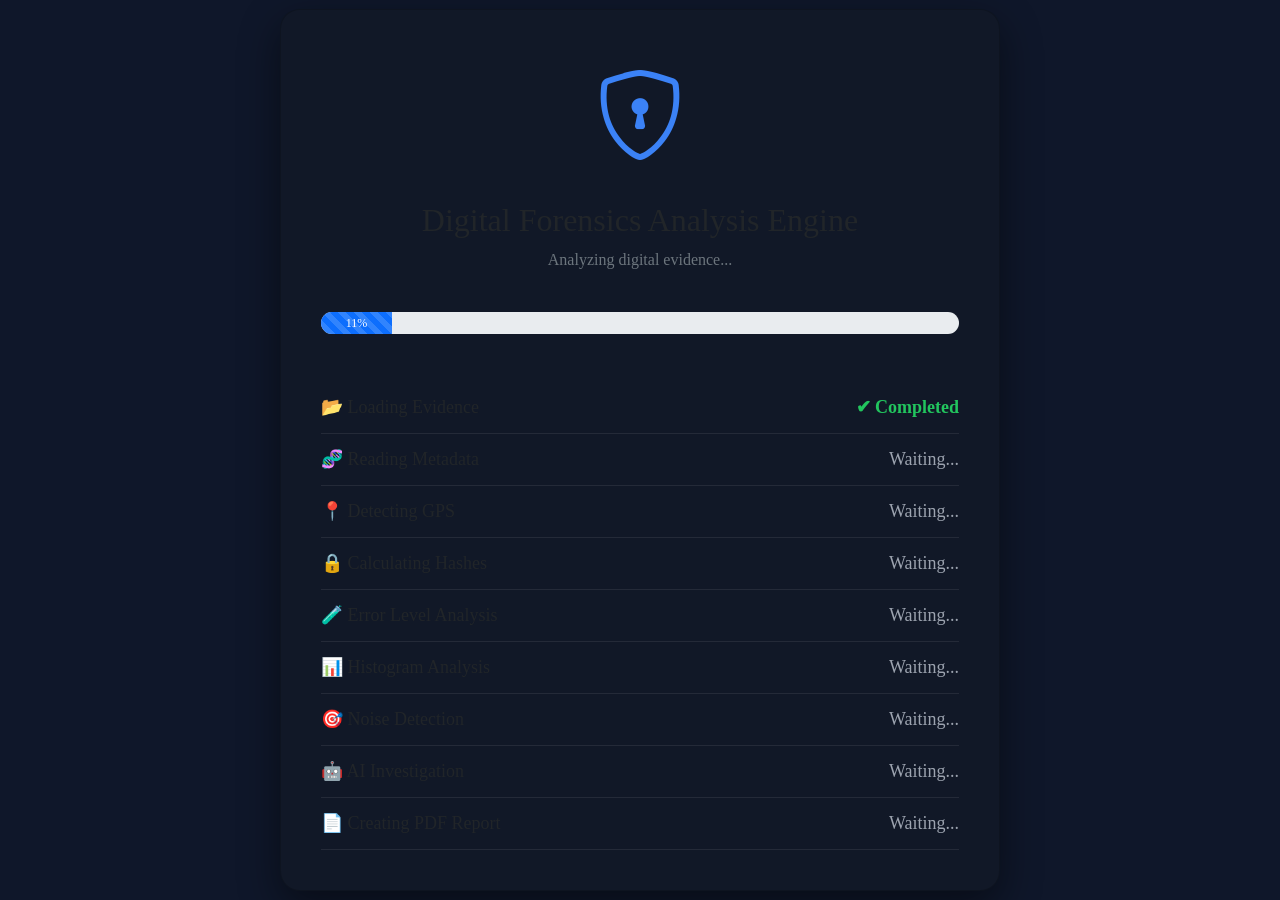
<file: templates/loading.html>
<!DOCTYPE html>
<html lang="en">

<head>

<meta charset="UTF-8">

<title>Analyzing Evidence</title>

<link href="https://cdn.jsdelivr.net/npm/bootstrap@5.3.3/dist/css/bootstrap.min.css" rel="stylesheet">

<link href="https://cdn.jsdelivr.net/npm/bootstrap-icons@1.11.3/font/bootstrap-icons.css" rel="stylesheet">

<style>

body{

background:#0f172a;

display:flex;

justify-content:center;

align-items:center;

height:100vh;

font-family:Segoe UI;

color:white;

}

.card{

width:720px;

background:#111827;

border-radius:20px;

padding:40px;

box-shadow:0 15px 40px rgba(0,0,0,.45);

}

.progress{

height:22px;

border-radius:30px;

}

.step{

padding:12px 0;

font-size:18px;

display:flex;

justify-content:space-between;

border-bottom:1px solid rgba(255,255,255,.08);

}

.spinner{

font-size:90px;

animation:spin 2s linear infinite;

color:#3b82f6;

}

@keyframes spin{

100%{

transform:rotate(360deg);

}

}

.done{

color:#22c55e;

font-weight:bold;

}

.wait{

color:#9ca3af;

}

</style>

</head>

<body>

<div class="card">

<div class="text-center">

<i class="bi bi-shield-lock spinner"></i>

<h2 class="mt-3">

Digital Forensics Analysis Engine

</h2>

<p class="text-secondary">

Analyzing digital evidence...

</p>

</div>

<div class="progress mt-4">

<div
id="bar"
class="progress-bar progress-bar-striped progress-bar-animated bg-primary"
style="width:0%">

0%

</div>

</div>

<div class="mt-5">

<div class="step">

<span>📂 Loading Evidence</span>

<span id="s1" class="wait">Waiting...</span>

</div>

<div class="step">

<span>🧬 Reading Metadata</span>

<span id="s2" class="wait">Waiting...</span>

</div>

<div class="step">

<span>📍 Detecting GPS</span>

<span id="s3" class="wait">Waiting...</span>

</div>

<div class="step">

<span>🔒 Calculating Hashes</span>

<span id="s4" class="wait">Waiting...</span>

</div>

<div class="step">

<span>🧪 Error Level Analysis</span>

<span id="s5" class="wait">Waiting...</span>

</div>

<div class="step">

<span>📊 Histogram Analysis</span>

<span id="s6" class="wait">Waiting...</span>

</div>

<div class="step">

<span>🎯 Noise Detection</span>

<span id="s7" class="wait">Waiting...</span>

</div>

<div class="step">

<span>🤖 AI Investigation</span>

<span id="s8" class="wait">Waiting...</span>

</div>

<div class="step">

<span>📄 Creating PDF Report</span>

<span id="s9" class="wait">Waiting...</span>

</div>

</div>

</div>

<script>

const steps=[

"s1","s2","s3","s4","s5","s6","s7","s8","s9"

];

let i=0;

const bar=document.getElementById("bar");

function nextStep(){

if(i<steps.length){

const step=document.getElementById(steps[i]);

step.innerHTML="✔ Completed";

step.className="done";

bar.style.width=((i+1)/steps.length*100)+"%";

bar.innerHTML=Math.round((i+1)/steps.length*100)+"%";

i++;

setTimeout(nextStep,700);

}

else{

window.location="/processing";

}

}

setTimeout(nextStep,600);

</script>

</body>

</html>
</file>
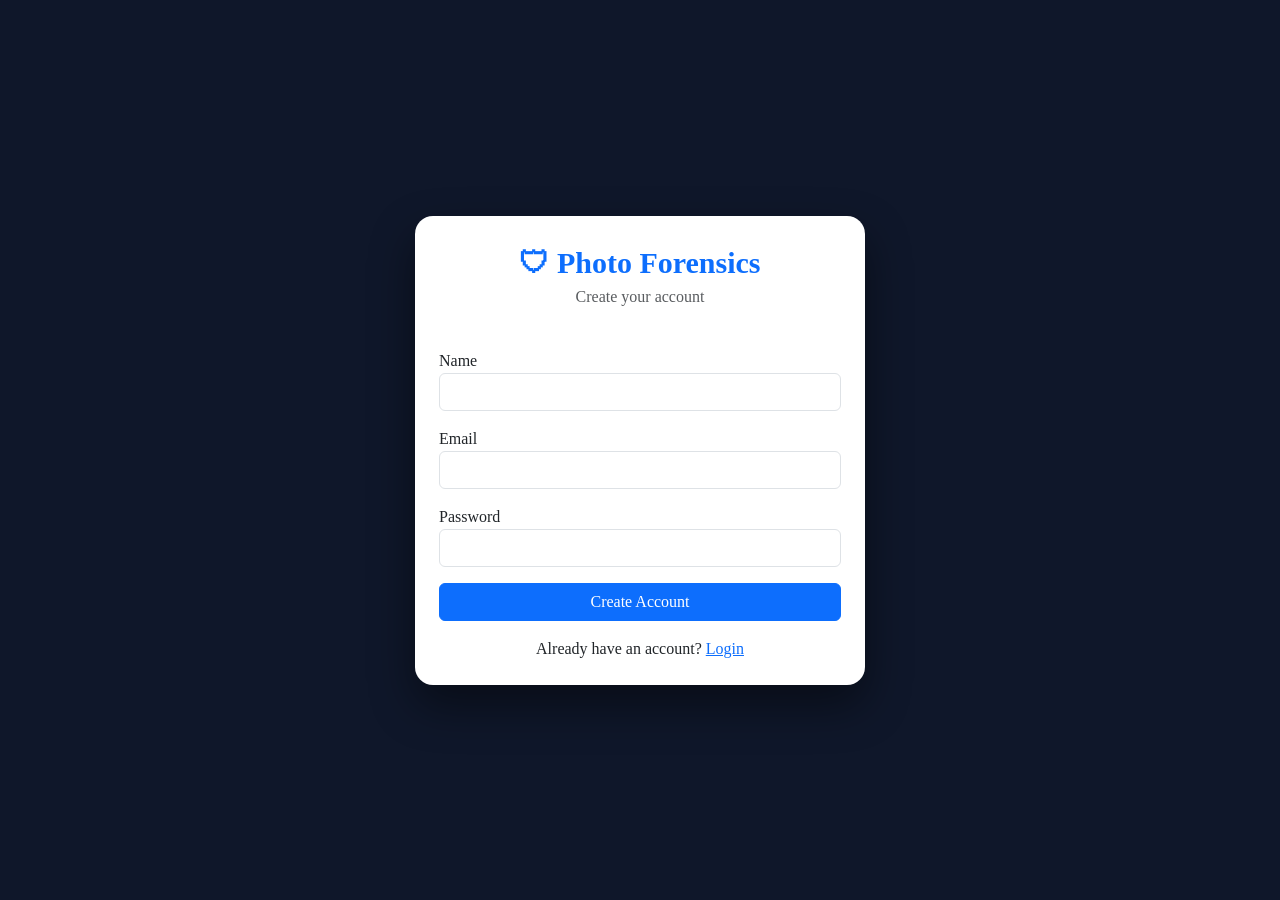
<file: templates/register.html>
<!DOCTYPE html>
<html lang="en">

<head>

    <meta charset="UTF-8">

    <title>Register</title>

    <link href="https://cdn.jsdelivr.net/npm/bootstrap@5.3.3/dist/css/bootstrap.min.css" rel="stylesheet">

    <style>

        body{
            background:#0f172a;
            height:100vh;
            display:flex;
            justify-content:center;
            align-items:center;
            font-family:Segoe UI;
        }

        .card{
            width:450px;
            border:none;
            border-radius:18px;
            box-shadow:0 20px 45px rgba(0,0,0,.45);
        }

        .logo{
            font-size:30px;
            font-weight:bold;
            color:#0d6efd;
        }

    </style>

</head>

<body>

<div class="card p-4">

<div class="text-center mb-4">

<div class="logo">

🛡 Photo Forensics

</div>

<p class="text-muted">

Create your account

</p>

</div>

<form method="POST">

<div class="mb-3">

<label>Name</label>

<input
type="text"
name="name"
class="form-control"
required>

</div>

<div class="mb-3">

<label>Email</label>

<input
type="email"
name="email"
class="form-control"
required>

</div>

<div class="mb-3">

<label>Password</label>

<input
type="password"
name="password"
class="form-control"
required>

</div>

<button class="btn btn-primary w-100">

Create Account

</button>

<div class="text-center mt-3">

Already have an account?

<a href="/">Login</a>

</div>

</form>

</div>

</body>

</html>
</file>
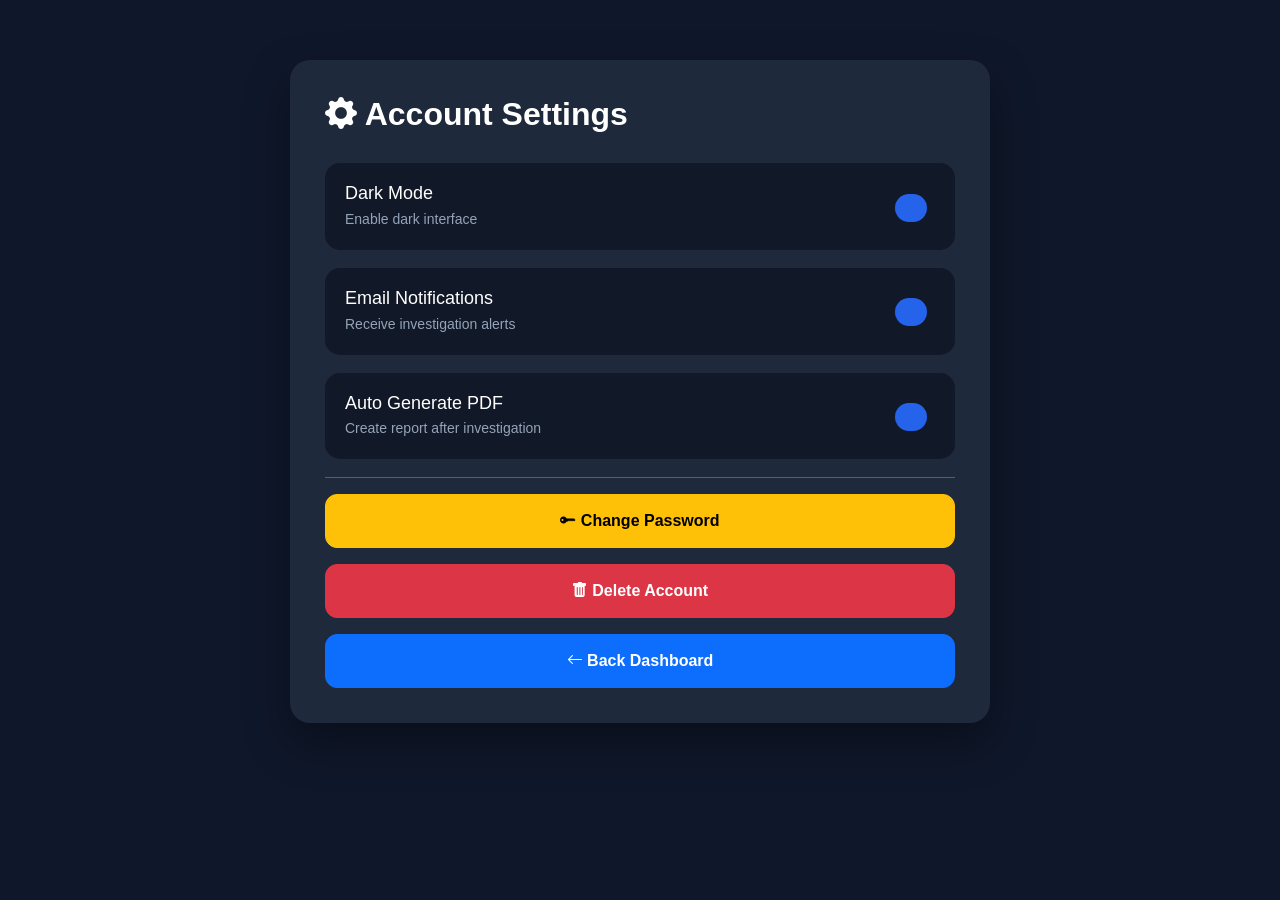
<file: templates/settings.html>
<!DOCTYPE html>
<html>

<head>

<meta charset="UTF-8">

<title>Settings</title>

<link href="https://cdn.jsdelivr.net/npm/bootstrap@5.3.3/dist/css/bootstrap.min.css" rel="stylesheet">

<link href="https://cdn.jsdelivr.net/npm/bootstrap-icons@1.11.3/font/bootstrap-icons.css" rel="stylesheet">

<style>

body{

background:#0f172a;

color:white;

}

.card{

background:#1e293b;

border:none;

border-radius:18px;

margin-top:40px;

}

body{

background:#0f172a;

font-family:Poppins,sans-serif;

color:white;

}

.settings-container{

display:flex;

justify-content:center;

align-items:center;

padding:60px;

}

.settings-card{

width:700px;

background:#1e293b;

padding:35px;

border-radius:20px;

box-shadow:0 20px 45px rgba(0,0,0,.35);

}

.settings-card h2{

margin-bottom:30px;

font-weight:700;

color:white;

}

.setting-item{

display:flex;

justify-content:space-between;

align-items:center;

padding:20px;

margin-bottom:18px;

background:#111827;

border-radius:15px;

}

.setting-item h5{

margin:0;

font-size:18px;

color:white;

}

.setting-item p{

margin:4px 0 0;

font-size:14px;

color:#94a3b8;

}

.form-check-input{

width:55px;

height:28px;

cursor:pointer;

background:#475569;

border:none;

}

.form-check-input:checked{

background:#2563eb;

}

.btn{

padding:14px;

font-weight:600;

border-radius:12px;

}

</style>

</head>

<body>

<div class="settings-container">

    <div class="settings-card">

        <h2>
            <i class="bi bi-gear-fill"></i>
            Account Settings
        </h2>

        <div class="setting-item">

            <div>
                <h5>Dark Mode</h5>
                <p>Enable dark interface</p>
            </div>

            <div class="form-check form-switch">
                <input class="form-check-input" type="checkbox" checked>
            </div>

        </div>

        <div class="setting-item">

            <div>
                <h5>Email Notifications</h5>
                <p>Receive investigation alerts</p>
            </div>

            <div class="form-check form-switch">
                <input class="form-check-input" type="checkbox" checked>
            </div>

        </div>

        <div class="setting-item">

            <div>
                <h5>Auto Generate PDF</h5>
                <p>Create report after investigation</p>
            </div>

            <div class="form-check form-switch">
                <input class="form-check-input" type="checkbox" checked>
            </div>

        </div>

        <hr>

        <a href="#" class="btn btn-warning w-100 mb-3">
            <i class="bi bi-key-fill"></i>
            Change Password
        </a>

        <a href="#" class="btn btn-danger w-100 mb-3">
            <i class="bi bi-trash-fill"></i>
            Delete Account
        </a>

        <a href="/dashboard" class="btn btn-primary w-100">
            <i class="bi bi-arrow-left"></i>
            Back Dashboard
        </a>

    </div>

</div>

</body>

</html>
</file>
